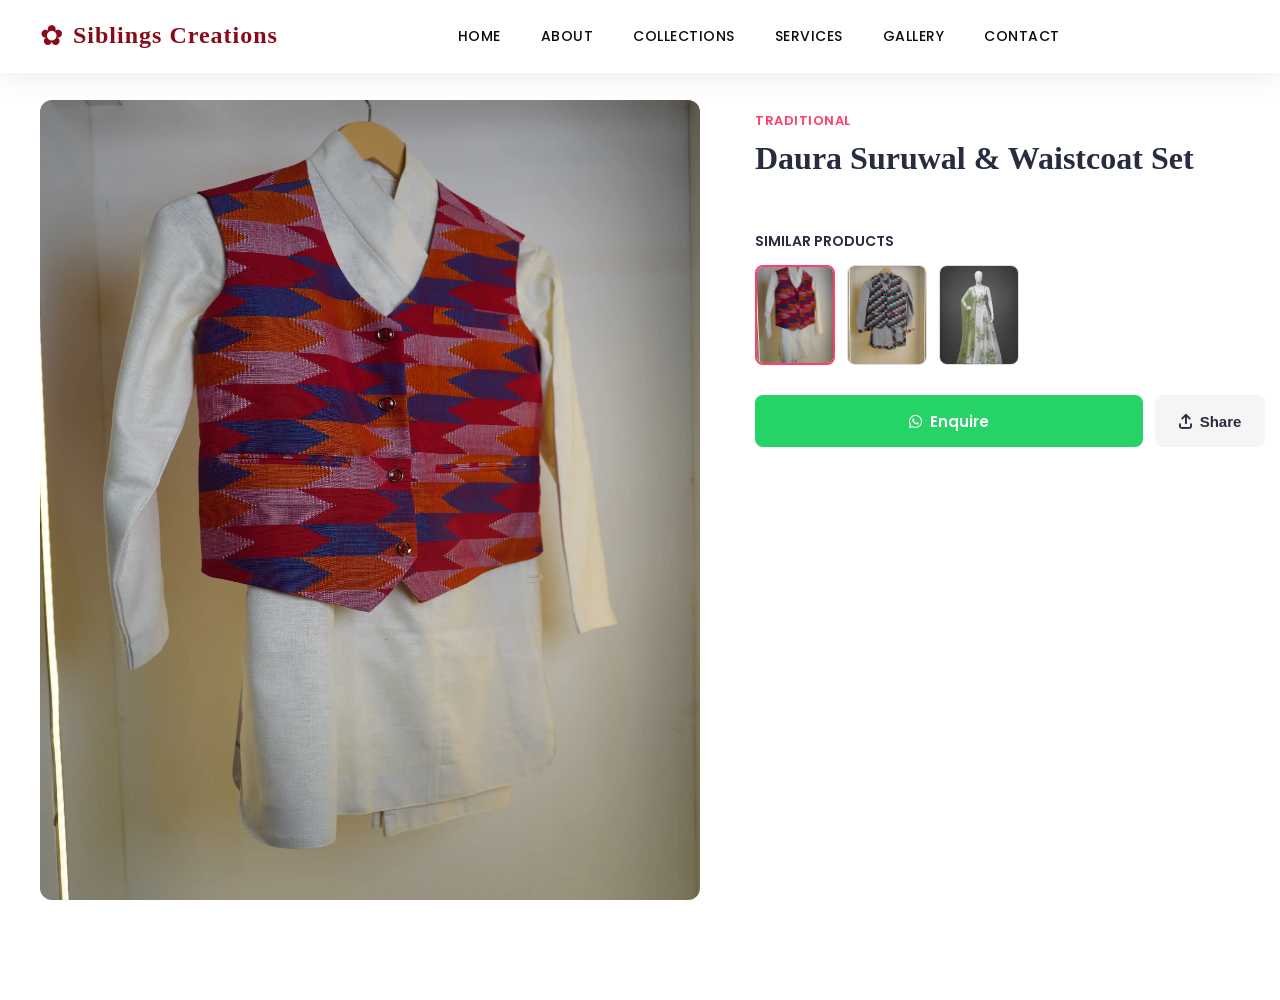
<file: details/index.html>
<!doctype html>
<html lang="en">
  <head>
    <meta property="og:type" content="website" />
    <meta property="og:site_name" content="Siblings Creations" />
    <meta property="og:title" content="Siblings Creations" />
    <meta property="og:description" content="Boutique Collection" />
    <meta
      property="og:image"
      content="https://siblingscreations.in/assets/images/logo.png"
    />
    <meta charset="UTF-8" />
    <meta name="viewport" content="width=device-width, initial-scale=1.0" />
    <title>Collection Details</title>
    <link rel="stylesheet" href="../assets/style.css" />

    <link rel="preconnect" href="https://fonts.googleapis.com" />
    <link
      href="https://fonts.googleapis.com/css2?family=Poppins:wght@300;400;500;600;700&display=swap"
      rel="stylesheet"
    />
    <link
      rel="stylesheet"
      href="https://cdnjs.cloudflare.com/ajax/libs/font-awesome/6.5.1/css/all.min.css"
    />

    <style>
      * {
        margin: 0;
        padding: 0;
        box-sizing: border-box;
      }

      body {
        font-family: "Poppins", sans-serif;
        background: #fff;
        color: #282c3f;
      }

      .details-page {
        max-width: 1200px;
        margin: auto;
        /* padding: 20px; */
      }

      .product-layout {
        display: grid;
        grid-template-columns: 1fr;
        gap: 40px;
      }

      @media (min-width: 992px) {
        .product-layout {
          grid-template-columns: 55% 45%;
          align-items: start;
        }
      }

      .main-image-container {
        background: #fafafa;
        border-radius: 12px;
        overflow: hidden;
      }

      .main-image {
        width: 100%;
        display: block;
        object-fit: cover;
      }

      @media (min-width: 992px) {
        .main-image {
          max-height: 800px;
          object-fit: fill  ;
        }

        .left-section {
          position: sticky;
          top: 20px;
        }
      }

      .right-section {
        padding-top: 10px;
        padding-left: 15px;
        padding-right: 15px;
      }

      .category {
        color: #ff3f6c;
        text-transform: uppercase;
        font-size: 13px;
        font-weight: 600;
        letter-spacing: 0.5px;
      }

      .title {
        font-size: 32px;
        font-weight: 600;
        margin-top: 6px;
        line-height: 1.3;
      }

      .meta {
        margin-top: 25px;
      }

      .meta-title {
        font-size: 14px;
        font-weight: 600;
        margin-bottom: 12px;
        text-transform: uppercase;
      }

      .sizes {
        display: flex;
        gap: 10px;
        flex-wrap: wrap;
      }

      .size-chip {
        width: 48px;
        height: 48px;
        border-radius: 50%;
        border: 1px solid #ddd;
        display: flex;
        align-items: center;
        justify-content: center;
        cursor: pointer;
        transition: 0.2s;
      }

      .size-chip:hover,
      .size-chip.active {
        border-color: #ff3f6c;
        color: #ff3f6c;
      }

      .color-gallery {
        display: flex;
        gap: 12px;
        flex-wrap: wrap;
      }

      .color-thumb {
        width: 80px;
        height: 100px;
        object-fit: cover;
        border-radius: 8px;
        border: 1px solid #ddd;
        cursor: pointer;
        transition: 0.2s;
      }

      .color-thumb:hover,
      .color-thumb.active {
        border: 2px solid #ff3f6c;
      }

      .info-grid {
        margin-top: 25px;
        border-top: 1px solid #eee;
        padding-top: 20px;
      }

      .info-row {
        display: flex;
        justify-content: space-between;
        padding: 10px 0;
        border-bottom: 1px solid #f3f3f3;
      }

      .info-label {
        color: #777;
      }

      .info-value {
        font-weight: 500;
      }
      .action-buttons {
        display: flex;
        gap: 12px;
        margin-top: 30px;
      }

      .whatsapp-btn {
        flex: 1;
        margin-top: 0;
      }

      .share-btn {
        min-width: 110px;
        border: none;
        border-radius: 8px;
        background: #f5f5f5;
        color: #282c3f;
        font-size: 15px;
        font-weight: 600;
        cursor: pointer;

        display: flex;
        align-items: center;
        justify-content: center;
        gap: 8px;
      }

      .share-btn:hover {
        background: #ececec;
      }

      .whatsapp-btn {
        width: 100%;
        height: 52px;
        border: none;
        border-radius: 8px;
        background: #25d366;
        color: white;
        font-size: 15px;
        font-weight: 600;
        text-decoration: none;
        display: flex;
        align-items: center;
        justify-content: center;
        gap: 8px;
      }

      .whatsapp-btn:hover {
        opacity: 0.95;
      }

      @media (max-width: 991px) {
        .title {
          font-size: 24px;
        }

        .color-thumb {
          width: 70px;
          height: 90px;
        }
        .main-image-container {
        border-radius: 0px;
      }
      }
    </style>
  </head>

  <body>
    <nav class="navbar scrolled">
      <div class="nav-container">
        <a href="/" class="logo">
          <span class="logo-icon">✿</span>
          <span class="logo-text">Siblings Creations</span>
        </a>
        <ul class="nav-links">
          <li><a href="/#home">Home</a></li>
          <li><a href="/#about">About</a></li>
          <li><a href="/#collections">Collections</a></li>
          <li><a href="/#services">Services</a></li>
          <li><a href="/#gallery">Gallery</a></li>
          <li><a href="/#contact">Contact</a></li>
        </ul>
        <div class="nav-icons">
          <!-- <a href="#" class="icon"><i class="fas fa-search"></i></a>
          <a href="#" class="icon"><i class="fas fa-shopping-bag"></i></a> -->
        </div>
        <div class="hamburger">
          <span></span>
          <span></span>
          <span></span>
        </div>
      </div>
    </nav>
    <section>
    <div class="details-page">
      <div class="product-layout">
        <div class="left-section">
          <div class="main-image-container">
            <img id="mainImage" class="main-image" />
          </div>
        </div>

        <div class="right-section">
          <div id="category" class="category"></div>

          <h1 id="title" class="title"></h1>

          <div class="meta">
            <!-- <div class="meta-title">Available Sizes</div> -->

            <div id="sizes" class="sizes"></div>
          </div>

          <div class="meta">
            <div class="meta-title">Similar Products</div>

            <div id="colorGallery" class="color-gallery"></div>
          </div>

          <!-- <div class="info-grid">
            <div class="info-row">
              <span class="info-label">Category</span>
              <span id="categoryText" class="info-value"></span>
            </div>

            <div class="info-row">
              <span class="info-label">Gender</span>
              <span id="genderText" class="info-value"></span>
            </div>
          </div> -->

          <div class="action-buttons">
            <a id="whatsappBtn" class="whatsapp-btn" target="_blank">
              <i class="fa-brands fa-whatsapp"></i>
              Enquire
            </a>

            <button id="shareBtn" class="share-btn">
              <i class="fa-solid fa-arrow-up-from-bracket"></i>
              Share
            </button>
          </div>
        </div>
      </div>
    </div>
      

    <script>
      const itemId = Number(
        new URLSearchParams(window.location.search).get("id"),
      );

      async function loadItem() {
        let item;

        try {
          const response = await fetch(
            "../assets/datas/collection/collection.json",
          );

          const data = await response.json();

          item = data.find((x) => x.id === itemId);
        } catch (error) {
          console.log("Using dummy data:", error);
        }

        // Fallback item
        if (!item) {
          item = {
            id: 5,
            category: "traditional",
            title: "Daura Suruwal & Waistcoat Set",
            size: [20, 26, 28],
            color: [
              "../assets/images/collections/Daura Suruwal & Waistcoat Set Green.webp",
              "../assets/images/collections/net lehenga light green.webp",
            ],
            price: "",
            photo:
              "../assets/images/collections/Daura Suruwal & Waistcoat Set Red.webp",
            gender: "male",
          };
        }

        // Main Details
        document.getElementById("mainImage").src = item.photo;
        document.getElementById("title").textContent = item.title;
        document.getElementById("category").textContent = item.category;
        // document.getElementById("categoryText").textContent = item.category;
        // document.getElementById("genderText").textContent = item.gender;

      // Sizes
      //   document.getElementById("sizes").innerHTML = (item.size || [])
      //     .map(
      //       (size) => `
      //   <div class="size-chip">${size}</div>
      // `,
      //     )
      //     .join("");

        // Available Color Images
        const allImages = [
          item.photo,
          ...(Array.isArray(item.color) ? item.color : []),
        ];

        document.getElementById("colorGallery").innerHTML = allImages
          .map(
            (img, index) => `
        <img
          src="${img}"
          class="color-thumb ${index === 0 ? "active" : ""}"
          data-image="${img}"
          alt=""
        >
      `,
          )
          .join("");

        // Image Switcher
        document.querySelectorAll(".color-thumb").forEach((img) => {
          img.addEventListener("click", () => {
            document
              .querySelectorAll(".color-thumb")
              .forEach((x) => x.classList.remove("active"));

            img.classList.add("active");

            document.getElementById("mainImage").src = img.dataset.image;
          });
        });

        // Size Selection
        document.querySelectorAll(".size-chip").forEach((size) => {
          size.addEventListener("click", () => {
            document
              .querySelectorAll(".size-chip")
              .forEach((x) => x.classList.remove("active"));

            size.classList.add("active");
          });
        });

        window.currentItem = item;

        document.getElementById("whatsappBtn").href =
          `https://wa.me/9749693181?text=${encodeURIComponent(
            `Hi Siblings Creations, I am interested in ${item.title}`,
          )}`;
      }

      loadItem();

      const shareBtn = document.getElementById("shareBtn");

      shareBtn.addEventListener("click", async () => {
        const item = window.currentItem;

        if (!item) return;

        const shareText = `
${item.title}

Category: ${item.category}
${item.price ? `Price: ₹${item.price}` : ""}

✨ Explore this collection at Siblings Creations
`;

        try {
          if (navigator.share) {
            await navigator.share({
              title: item.title,
              text: shareText,
              url: window.location.href,
            });
          } else {
            await navigator.clipboard.writeText(
              `${shareText}\n${window.location.href}`,
            );

            alert("Link copied successfully");
          }
        } catch (err) {
          console.log(err);
        }
      });
    </script>
  </body>
</html>
</file>
<file: assets/style.css>
/* Gallery Zoom Styles */
.gallery-item {
  position: relative;
  overflow: hidden;
}
.gallery-img {
  width: 100%;
  height: 100%;
  object-fit: cover;
  transition: transform 0.4s cubic-bezier(0.4, 0, 0.2, 1);
}
.gallery-item:hover .gallery-img {
  transform: scale(1.12);
  filter: brightness(0.92) contrast(1.1);
}
.gallery-overlay.zoom-btn {
  position: absolute;
  top: 50%;
  left: 50%;
  transform: translate(-50%, -50%);
  background: rgba(0, 0, 0, 0.5);
  color: #fff;
  border-radius: 50%;
  width: 98px;
  height: 98px;
  display: flex;
  align-items: center;
  justify-content: center;
  opacity: 0;
  transition: opacity 0.3s;
  cursor: pointer;
  z-index: 2;
}
.gallery-item:hover .gallery-overlay.zoom-btn {
  opacity: 1;
}

/* Zoom Modal */
.zoom-modal {
  display: none;
  position: fixed;
  z-index: 9999;
  left: 0;
  top: 0;
  width: 100vw;
  height: 100vh;
  background: rgba(0, 0, 0, 0.8);
  align-items: center;
  justify-content: center;
  flex-direction: column;
}
.zoom-modal-img {
  max-width: 90vw;
  max-height: 80vh;
  border-radius: 12px;
  box-shadow: 0 8px 32px rgba(0, 0, 0, 0.4);
  animation: zoomIn 0.3s;
}
@keyframes zoomIn {
  from {
    transform: scale(0.8);
    opacity: 0;
  }
  to {
    transform: scale(1);
    opacity: 1;
  }
}
.zoom-close {
  position: absolute;
  top: 32px;
  right: 48px;
  font-size: 2.5rem;
  color: #fff;
  cursor: pointer;
  z-index: 10001;
  transition: color 0.2s;
}
.zoom-close:hover {
  color: #ffb6c1;
}
/* ========================================
   Siblings Creation & Boutique
   Premium Glassmorphism Nepali Fashion Website
   ======================================== */

/* CSS Variables */
:root {
  --primary-color: #8b0a1a;
  --primary-dark: #5a0610;
  --primary-light: #b01428;
  --secondary-color: #d4a574;
  --secondary-light: #e8c9a8;
  --accent-gold: #d4af37;
  --accent-gold-light: #f4e4b5;
  --accent-rose-gold: #b76e79;
  --text-dark: #0d0d0d;
  --text-medium: #3a3a3a;
  --text-light: #6a6a6a;
  --white: #ffffff;
  --off-white: #fdfbf9;
  --cream: #f8f4ef;
  --border-color: #e8e3db;

  /* Premium Glass Effects */
  --glass-bg: rgba(255, 255, 255, 0.15);
  --glass-bg-light: rgba(255, 255, 255, 0.25);
  --glass-bg-dark: rgba(0, 0, 0, 0.1);
  --glass-border: rgba(255, 255, 255, 0.3);
  --glass-border-dark: rgba(255, 255, 255, 0.1);
  --glass-shadow: 0 8px 32px rgba(0, 0, 0, 0.1);
  --glass-blur: blur(20px);
  --glass-blur-heavy: blur(40px);

  /* Premium Shadows */
  --shadow-soft: 0 4px 30px rgba(0, 0, 0, 0.06);
  --shadow-medium: 0 8px 40px rgba(0, 0, 0, 0.1);
  --shadow-strong: 0 20px 60px rgba(0, 0, 0, 0.15);
  --shadow-glow: 0 0 40px rgba(212, 175, 55, 0.3);
  --shadow-glow-red: 0 0 60px rgba(139, 10, 26, 0.2);

  --transition-fast: 0.3s cubic-bezier(0.4, 0, 0.2, 1);
  --transition-medium: 0.5s cubic-bezier(0.4, 0, 0.2, 1);
  --transition-slow: 0.8s cubic-bezier(0.4, 0, 0.2, 1);
  --font-heading: "Playfair Display", serif;
  --font-body: "Poppins", sans-serif;
}

/* Reset & Base Styles */
* {
  margin: 0;
  padding: 0;
  box-sizing: border-box;
}

html {
  scroll-behavior: smooth;
  width: 100%;
  overflow-x: hidden;
}

body {
  font-family: var(--font-body);
  font-size: 16px;
  line-height: 1.7;
  color: var(--text-dark);
  background-color: var(--white);
  overflow-x: hidden;
  width: 100%;
}

h1,
h2,
h3,
h4,
h5,
h6 {
  font-family: var(--font-heading);
  font-weight: 600;
  line-height: 1.3;
}

a {
  text-decoration: none;
  color: inherit;
  transition: var(--transition-fast);
}

ul {
  list-style: none;
}

img {
  max-width: 100%;
  height: auto;
}

.container {
  max-width: 1200px;
  margin: 0 auto;
  padding: 0 20px;
}

/* ========================================
   Navigation
   ======================================== */
.navbar {
  position: fixed;
  top: 0;
  left: 0;
  width: 100%;
  z-index: 1000;
  padding: 20px 0;
  transition: var(--transition-medium);
}

.navbar.scrolled {
  background: rgba(255, 255, 255, 0.65);
  backdrop-filter: var(--glass-blur);
  -webkit-backdrop-filter: var(--glass-blur);
  padding: 12px 0;
  box-shadow: 0 4px 30px rgba(0, 0, 0, 0.08);
  border-bottom: 1px solid rgba(255, 255, 255, 0.5);
}

.nav-container {
  max-width: 1400px;
  margin: 0 auto;
  padding: 0 40px;
  display: flex;
  align-items: center;
  justify-content: space-between;
}

.logo {
  display: flex;
  align-items: center;
  gap: 10px;
  color: var(--white);
  transition: var(--transition-fast);
}

.navbar.scrolled .logo {
  color: var(--primary-color);
}

.logo-icon {
  font-size: 28px;
}

.logo-text {
  font-family: var(--font-heading);
  font-size: 24px;
  font-weight: 600;
  letter-spacing: 1px;
}

.nav-links {
  display: flex;
  gap: 40px;
}

.nav-links a {
  color: var(--white);
  font-size: 14px;
  font-weight: 500;
  letter-spacing: 0.5px;
  text-transform: uppercase;
  position: relative;
}

.navbar.scrolled .nav-links a {
  color: var(--text-dark);
}

.nav-links a::after {
  content: "";
  position: absolute;
  bottom: -5px;
  left: 0;
  width: 0;
  height: 2px;
  background: var(--accent-gold);
  transition: var(--transition-fast);
}

.nav-links a:hover::after {
  width: 100%;
}

.nav-icons {
  display: flex;
  gap: 20px;
}

.nav-icons .icon {
  color: var(--white);
  font-size: 18px;
}

.navbar.scrolled .nav-icons .icon {
  color: var(--text-dark);
}

.nav-icons .icon:hover {
  color: var(--accent-gold);
}

.hamburger {
  display: none;
  flex-direction: column;
  gap: 5px;
  cursor: pointer;
}

.hamburger span {
  display: block;
  width: 25px;
  height: 2px;
  background: var(--white);
  transition: var(--transition-fast);
}

.navbar.scrolled .hamburger span {
  background: var(--text-dark);
}

/* ========================================
   Hero Section
   ======================================== */
.hero {
  position: relative;
  height: 100vh;
  min-height: 700px;
  display: flex;
  align-items: center;
  justify-content: center;
  background:
    linear-gradient(
      135deg,
      rgba(26, 0, 5, 0.65) 0%,
      rgba(61, 10, 20, 0.6) 20%,
      rgba(19, 1, 3, 0.65) 45%,
      rgba(90, 16, 32, 0.5) 65%,
      rgba(42, 3, 8, 0.9) 100%
    ),
    url("./images/others/banner_image_2.png") center/cover no-repeat;
  overflow: hidden;
}

.hero::before {
  content: "";
  position: absolute;
  top: 0;
  left: 0;
  width: 100%;
  height: 100%;
  background-image:
    radial-gradient(
      circle at 15% 85%,
      rgba(212, 175, 55, 0.15) 0%,
      transparent 40%
    ),
    radial-gradient(
      circle at 85% 15%,
      rgba(183, 110, 121, 0.15) 0%,
      transparent 40%
    ),
    radial-gradient(
      circle at 50% 50%,
      rgba(212, 165, 116, 0.08) 0%,
      transparent 60%
    ),
    url("data:image/svg+xml,%3Csvg width='60' height='60' viewBox='0 0 60 60' xmlns='http://www.w3.org/2000/svg'%3E%3Cg fill='none' fill-rule='evenodd'%3E%3Cg fill='%23C9A961' fill-opacity='0.04'%3E%3Cpath d='M36 34v-4h-2v4h-4v2h4v4h2v-4h4v-2h-4zm0-30V0h-2v4h-4v2h4v4h2V6h4V4h-4zM6 34v-4H4v4H0v2h4v4h2v-4h4v-2H6zM6 4V0H4v4H0v2h4v4h2V6h4V4H6z'/%3E%3C/g%3E%3C/g%3E%3C/svg%3E");
}

/* Floating glass orbs */
.hero::after {
  content: "";
  position: absolute;
  width: 400px;
  height: 400px;
  border-radius: 50%;
  background: radial-gradient(
    circle,
    rgba(212, 175, 55, 0.08),
    transparent 70%
  );
  top: -100px;
  right: -100px;
  animation: floatOrb 8s ease-in-out infinite;
}

@keyframes floatOrb {
  0%,
  100% {
    transform: translate(0, 0) scale(1);
  }
  50% {
    transform: translate(-30px, 30px) scale(1.1);
  }
}

.hero-overlay {
  position: absolute;
  top: 0;
  left: 0;
  width: 100%;
  height: 100%;
  background: radial-gradient(
    ellipse at center,
    transparent 0%,
    rgba(0, 0, 0, 0.4) 100%
  );
}

/* Floating glass panels in hero */
.hero-glass-panel {
  position: absolute;
  border-radius: 30px;
  background: rgba(255, 255, 255, 0.04);
  backdrop-filter: blur(2px);
  border: 1px solid rgba(255, 255, 255, 0.06);
}

.hero-glass-panel.left {
  width: 300px;
  height: 400px;
  top: 10%;
  left: -100px;
  transform: rotate(-15deg);
  animation: floatPanel 10s ease-in-out infinite;
}

.hero-glass-panel.right {
  width: 250px;
  height: 350px;
  bottom: 5%;
  right: -80px;
  transform: rotate(10deg);
  animation: floatPanel 12s ease-in-out infinite reverse;
}

@keyframes floatPanel {
  0%,
  100% {
    transform: rotate(-15deg) translateY(0);
  }
  50% {
    transform: rotate(-12deg) translateY(-20px);
  }
}

.hero-content {
  position: relative;
  text-align: center;
  color: var(--white);
  padding: 0 20px;
  animation: fadeInUp 1.2s ease-out;
}

@keyframes fadeInUp {
  from {
    opacity: 0;
    transform: translateY(40px);
  }
  to {
    opacity: 1;
    transform: translateY(0);
  }
}

.hero-subtitle {
  font-size: 14px;
  letter-spacing: 6px;
  text-transform: uppercase;
  color: var(--accent-gold);
  margin-bottom: 20px;
  font-weight: 400;
}

.hero-title {
  font-size: clamp(40px, 8vw, 80px);
  font-weight: 700;
  margin-bottom: 25px;
  background: linear-gradient(
    135deg,
    var(--white) 0%,
    #f5e6c8 40%,
    var(--accent-gold) 70%,
    #f5e6c8 100%
  );
  -webkit-background-clip: text;
  -webkit-text-fill-color: transparent;
  background-clip: text;
  text-shadow: none;
  letter-spacing: 2px;
}

.hero-tagline {
  font-size: 18px;
  font-weight: 300;
  max-width: 550px;
  margin: 0 auto 45px;
  color: rgba(255, 255, 255, 0.75);
  letter-spacing: 0.5px;
}

.hero-buttons {
  display: flex;
  gap: 20px;
  justify-content: center;
  flex-wrap: wrap;
}

.btn {
  display: inline-flex;
  align-items: center;
  gap: 10px;
  padding: 16px 40px;
  font-size: 13px;
  font-weight: 500;
  letter-spacing: 2px;
  text-transform: uppercase;
  border-radius: 60px;
  cursor: pointer;
  transition: var(--transition-fast);
  border: none;
  position: relative;
  overflow: hidden;
}

.btn::before {
  content: "";
  position: absolute;
  top: 0;
  left: -100%;
  width: 100%;
  height: 100%;
  background: linear-gradient(
    90deg,
    transparent,
    rgba(255, 255, 255, 0.2),
    transparent
  );
  transition: 0.6s;
}

.btn:hover::before {
  left: 100%;
}

.btn-primary {
  background: linear-gradient(135deg, var(--accent-gold), #e8c468);
  color: var(--text-dark);
  box-shadow: 0 4px 25px rgba(212, 175, 55, 0.4);
}

.btn-primary:hover {
  transform: translateY(-3px);
  box-shadow: 0 12px 40px rgba(212, 175, 55, 0.5);
}

.btn-secondary {
  background: rgba(255, 255, 255, 0.1);
  backdrop-filter: blur(10px);
  -webkit-backdrop-filter: blur(10px);
  color: var(--white);
  border: 1px solid rgba(255, 255, 255, 0.3);
}

.btn-secondary:hover {
  background: rgba(255, 255, 255, 0.2);
  border-color: rgba(255, 255, 255, 0.5);
  transform: translateY(-3px);
  box-shadow: 0 8px 30px rgba(255, 255, 255, 0.1);
}

.scroll-indicator {
  position: absolute;
  bottom: 40px;
  left: 50%;
  transform: translateX(-50%);
  display: flex;
  flex-direction: column;
  align-items: center;
  gap: 10px;
  color: var(--white);
  animation: bounce 2s infinite;
}

.scroll-indicator span {
  font-size: 12px;
  letter-spacing: 2px;
  text-transform: uppercase;
}

@keyframes bounce {
  0%,
  20%,
  50%,
  80%,
  100% {
    transform: translateX(-50%) translateY(0);
  }
  40% {
    transform: translateX(-50%) translateY(-10px);
  }
  60% {
    transform: translateX(-50%) translateY(-5px);
  }
}

/* ========================================
   Section Styles
   ======================================== */
section {
  padding: 100px 0;
}

.section-header {
  text-align: center;
  margin-bottom: 60px;
}

.section-subtitle {
  display: inline-block;
  font-size: 13px;
  font-weight: 600;
  letter-spacing: 4px;
  text-transform: uppercase;
  color: var(--primary-color);
  margin-bottom: 15px;
  position: relative;
  padding: 6px 20px;
  background: rgba(139, 10, 26, 0.06);
  border-radius: 30px;
}

.section-header.light .section-subtitle {
  color: var(--accent-gold);
  background: rgba(212, 175, 55, 0.1);
}

.section-title {
  font-size: clamp(32px, 5vw, 48px);
  color: var(--text-dark);
  margin-bottom: 20px;
  letter-spacing: -0.5px;
}

.section-header.light .section-title {
  color: var(--white);
}

/* ========================================
   About Section
   ======================================== */
.about {
  background: linear-gradient(180deg, var(--off-white) 0%, var(--cream) 100%);
  position: relative;
}

.about::before {
  content: "";
  position: absolute;
  width: 300px;
  height: 300px;
  border-radius: 50%;
  background: radial-gradient(circle, rgba(139, 10, 26, 0.05), transparent 70%);
  bottom: -50px;
  left: -50px;
}

.about-grid {
  display: grid;
  grid-template-columns: 1fr 1fr;
  gap: 80px;
  align-items: center;
}

.about-image {
  position: relative;
}

.image-frame {
  position: relative;
  width: 100%;
  height: 520px;
  background:
    /* linear-gradient(
      135deg,
      rgba(139, 10, 26, 0.3) 0%,
      rgba(90, 6, 16, 0.3) 100%
    ), */ url("./images/others/fabric_1.png")
    center/cover no-repeat;
  border-radius: 20px;
  overflow: hidden;
  /* box-shadow: var(--shadow-strong), var(--shadow-glow-red); */
}

/* .pattern-overlay {
  position: absolute;
  top: 0;
  left: 0;
  width: 100%;
  height: 100%;
  background-image: url("data:image/svg+xml,%3Csvg width='80' height='80' viewBox='0 0 80 80' xmlns='http://www.w3.org/2000/svg'%3E%3Cg fill='none' fill-rule='evenodd'%3E%3Cg fill='%23C9A961' fill-opacity='0.15'%3E%3Cpath d='M40 0L80 40L40 80L0 40L40 0zm0 10L10 40l30 30 30-30-30-30z'/%3E%3C/g%3E%3C/g%3E%3C/svg%3E");
} */

/* Glass badge on about image */
.experience-badge {
  position: absolute;
  bottom: -20px;
  right: -20px;
  width: 160px;
  height: 160px;
  background: rgba(255, 255, 255, 0.2);
  backdrop-filter: var(--glass-blur);
  -webkit-backdrop-filter: var(--glass-blur);
  border: 1px solid rgba(255, 255, 255, 0.4);
  border-radius: 50%;
  display: flex;
  flex-direction: column;
  align-items: center;
  justify-content: center;
  gap: 6px;
  padding: 12px;
  text-align: center;
  box-shadow: var(--shadow-strong), var(--shadow-glow);
}

.experience-badge .years {
  font-family: var(--font-heading);
  font-size: 44px;
  font-weight: 700;
  line-height: 1;
  background: linear-gradient(135deg, var(--accent-gold), #e8c468);
  -webkit-background-clip: text;
  -webkit-text-fill-color: transparent;
  background-clip: text;
}

.experience-badge .text {
  font-size: 11px;
  font-weight: 500;
  text-transform: uppercase;
  letter-spacing: 1px;
  color: var(--text-dark);
  line-height: 1.3;
  max-width: 110px;
}

.about-content .section-subtitle {
  display: block;
  text-align: left;
}

.about-content .section-title {
  text-align: left;
  margin-bottom: 25px;
}

.about-text {
  color: var(--text-medium);
  margin-bottom: 20px;
}

.about-features {
  display: flex;
  gap: 25px;
  margin-top: 35px;
}

.feature {
  display: flex;
  align-items: center;
  gap: 10px;
  font-weight: 500;
  font-size: 14px;
  color: var(--text-dark);
  background: rgba(139, 10, 26, 0.05);
  padding: 10px 18px;
  border-radius: 50px;
  border: 1px solid rgba(139, 10, 26, 0.1);
  transition: var(--transition-fast);
}

.feature:hover {
  background: rgba(139, 10, 26, 0.1);
  transform: translateY(-2px);
}

.feature i {
  width: 36px;
  height: 36px;
  background: linear-gradient(
    135deg,
    var(--primary-color),
    var(--primary-light)
  );
  color: var(--white);
  border-radius: 50%;
  display: flex;
  align-items: center;
  justify-content: center;
  font-size: 13px;
  box-shadow: 0 4px 15px rgba(139, 10, 26, 0.3);
}

/* ========================================
   Collections Section
   ======================================== */
.collections {
  background: var(--white);
  position: relative;
}

.collections::before {
  content: "";
  position: absolute;
  width: 500px;
  height: 500px;
  border-radius: 50%;
  background: radial-gradient(
    circle,
    rgba(212, 175, 55, 0.04),
    transparent 70%
  );
  top: -100px;
  right: -200px;
}

.collections-grid {
  display: grid;
  grid-template-columns: repeat(4, 1fr);
  gap: 25px;
}

.collection-card {
  position: relative;
  border-radius: 20px;
  overflow: hidden;
  background: rgba(255, 255, 255, 0.7);
  backdrop-filter: blur(10px);
  -webkit-backdrop-filter: blur(10px);
  border: 1px solid rgba(255, 255, 255, 0.8);
  box-shadow: var(--shadow-soft);
  transition: var(--transition-medium);
  opacity: 0;
  transform: translateY(30px);
}

.collection-card.animate {
  opacity: 1;
  transform: translateY(0);
}

.collection-card:hover {
  transform: translateY(-12px);
  box-shadow: var(--shadow-strong);
  border-color: rgba(212, 175, 55, 0.3);
}

.card-image {
  height: 300px;
  background-size: cover;
  background-position: center;
  transition: var(--transition-medium);
  position: relative;
  background: linear-gradient(
    135deg,
    rgba(139, 10, 26, 0.2),
    rgba(212, 165, 116, 0.2)
  );
}

.card-image img {
  width: 100%;
  height: 100%;
  object-fit: cover;
  display: block;
}

.card-image::after {
  content: "";
  position: absolute;
  bottom: 0;
  left: 0;
  width: 100%;
  height: 50%;
  background: linear-gradient(to top, rgba(0, 0, 0, 0.9), transparent);
}

.collection-card:hover .card-image {
  transform: scale(1.05);
}

.card-content {
  padding: 28px;
}

.card-content h3 {
  font-size: 22px;
  color: var(--text-dark);
  margin-bottom: 10px;
}

.card-content p {
  font-size: 14px;
  color: var(--text-light);
  margin-bottom: 18px;
}

.card-link {
  display: inline-flex;
  align-items: center;
  gap: 8px;
  font-size: 13px;
  font-weight: 600;
  letter-spacing: 1px;
  text-transform: uppercase;
  color: var(--primary-color);
}

.card-link:hover {
  color: var(--accent-gold);
}

.card-link i {
  transition: var(--transition-fast);
  font-size: 11px;
}

.card-link:hover i {
  transform: translateX(5px);
}

/* ========================================
   Services Section
   ======================================== */
.services {
  background: linear-gradient(
    135deg,
    #1a0005 0%,
    #3d0a14 25%,
    #8b0a1a 50%,
    #5a1020 75%,
    #2a0308 100%
  );
  position: relative;
  overflow: hidden;
}

.services::before {
  content: "";
  position: absolute;
  top: 0;
  left: 0;
  width: 100%;
  height: 100%;
  background-image:
    radial-gradient(
      circle at 10% 20%,
      rgba(212, 175, 55, 0.08) 0%,
      transparent 40%
    ),
    radial-gradient(
      circle at 90% 80%,
      rgba(212, 175, 55, 0.08) 0%,
      transparent 40%
    ),
    url("data:image/svg+xml,%3Csvg width='60' height='60' viewBox='0 0 60 60' xmlns='http://www.w3.org/2000/svg'%3E%3Cg fill='none' fill-rule='evenodd'%3E%3Cg fill='%23ffffff' fill-opacity='0.02'%3E%3Cpath d='M36 34v-4h-2v4h-4v2h4v4h2v-4h4v-2h-4zm0-30V0h-2v4h-4v2h4v4h2V6h4V4h-4zM6 34v-4H4v4H0v2h4v4h2v-4h4v-2H6zM6 4V0H4v4H0v2h4v4h2V6h4V4H6z'/%3E%3C/g%3E%3C/g%3E%3C/svg%3E");
}

/* Floating glass orbs in services */
.services::after {
  content: "";
  position: absolute;
  width: 600px;
  height: 600px;
  border-radius: 50%;
  background: radial-gradient(
    circle,
    rgba(212, 175, 55, 0.06),
    transparent 70%
  );
  bottom: -200px;
  left: -200px;
  animation: floatOrb 12s ease-in-out infinite reverse;
}

.services-grid {
  position: relative;
  display: grid;
  grid-template-columns: repeat(3, 1fr);
  gap: 25px;
}

.service-card {
  background: rgba(255, 255, 255, 0.08);
  backdrop-filter: var(--glass-blur);
  -webkit-backdrop-filter: var(--glass-blur);
  border: 1px solid rgba(255, 255, 255, 0.12);
  border-radius: 24px;
  padding: 45px 30px;
  text-align: center;
  transition: var(--transition-medium);
  opacity: 0;
  transform: translateY(30px);
  position: relative;
  overflow: hidden;
}

.service-card::before {
  content: "";
  position: absolute;
  top: 0;
  left: 0;
  right: 0;
  height: 1px;
  background: linear-gradient(
    90deg,
    transparent,
    rgba(212, 175, 55, 0.5),
    transparent
  );
}

.service-card.animate {
  opacity: 1;
  transform: translateY(0);
}

.service-card:hover {
  background: rgba(255, 255, 255, 0.14);
  transform: translateY(-8px);
  border-color: rgba(212, 175, 55, 0.3);
  box-shadow:
    0 20px 60px rgba(0, 0, 0, 0.2),
    var(--shadow-glow);
}

.service-icon {
  width: 85px;
  height: 85px;
  margin: 0 auto 25px;
  background: rgba(212, 175, 55, 0.15);
  backdrop-filter: blur(10px);
  border: 1px solid rgba(212, 175, 55, 0.3);
  border-radius: 50%;
  display: flex;
  align-items: center;
  justify-content: center;
  transition: var(--transition-fast);
}

.service-icon i {
  font-size: 30px;
  color: var(--accent-gold);
}

.service-card:hover .service-icon {
  transform: scale(1.1);
  background: rgba(212, 175, 55, 0.25);
  box-shadow: 0 0 30px rgba(212, 175, 55, 0.3);
}

.service-card h3 {
  font-size: 22px;
  color: var(--white);
  margin-bottom: 15px;
}

.service-card p {
  font-size: 14px;
  color: rgba(255, 255, 255, 0.6);
  line-height: 1.8;
}

/* ========================================
   Gallery Section
   ======================================== */
.gallery {
  background: linear-gradient(180deg, var(--cream) 0%, var(--off-white) 100%);
  position: relative;
}

.gallery-grid {
  display: grid;
  grid-template-columns: repeat(4, 1fr);
  grid-auto-rows: 200px;
  gap: 15px;
}

.gallery-item {
  position: relative;
  border-radius: 16px;
  overflow: hidden;
  background: linear-gradient(
    135deg,
    var(--secondary-color) 0%,
    var(--primary-color) 100%
  );
  background-size: cover;
  background-position: center;
  cursor: pointer;
  opacity: 0;
  transform: scale(0.9);
  transition: var(--transition-medium);
  border: 1px solid rgba(255, 255, 255, 0.3);
}

.gallery-item:nth-child(1) {
  background-image:
    linear-gradient(135deg, rgba(212, 165, 116, 0.2), rgba(139, 10, 26, 0.2)),
    url("https://images.unsplash.com/photo-1617627143750-d86bc21e42bb?w=800&q=80");
}
.gallery-item:nth-child(2) {
  background-image:
    linear-gradient(135deg, rgba(212, 165, 116, 0.2), rgba(139, 10, 26, 0.2)),
    url("https://images.unsplash.com/photo-1610030469983-98e550d6193c?w=500&q=80");
}
.gallery-item:nth-child(3) {
  background-image:
    linear-gradient(135deg, rgba(212, 165, 116, 0.2), rgba(139, 10, 26, 0.2)),
    url("https://images.unsplash.com/photo-1583391733981-8b530c480725?w=500&q=80");
}
.gallery-item:nth-child(4) {
  background-image:
    linear-gradient(135deg, rgba(212, 165, 116, 0.2), rgba(139, 10, 26, 0.2)),
    url("https://images.unsplash.com/photo-1594552072238-b8a33785b261?w=500&q=80");
}
.gallery-item:nth-child(5) {
  background-image:
    linear-gradient(135deg, rgba(212, 165, 116, 0.2), rgba(139, 10, 26, 0.2)),
    url("https://images.unsplash.com/photo-1583391733956-6c78276477e2?w=500&q=80");
}
.gallery-item:nth-child(6) {
  background-image:
    linear-gradient(135deg, rgba(212, 165, 116, 0.2), rgba(139, 10, 26, 0.2)),
    url("https://images.unsplash.com/photo-1558171813-4c088753af8f?w=500&q=80");
}

.gallery-item.animate {
  opacity: 1;
  transform: scale(1);
}

.gallery-item.large {
  grid-column: span 2;
  grid-row: span 2;
}

.gallery-item.tall {
  grid-row: span 2;
}

.gallery-overlay {
  position: absolute;
  top: 0;
  left: 0;
  width: 100%;
  height: 100%;
  background: rgba(139, 10, 26, 0.6);
  backdrop-filter: blur(4px);
  -webkit-backdrop-filter: blur(4px);
  display: flex;
  align-items: center;
  justify-content: center;
  opacity: 0;
  transition: var(--transition-fast);
}

.gallery-overlay i {
  font-size: 28px;
  color: var(--white);
  transform: scale(0) rotate(-45deg);
  transition: var(--transition-fast);
  width: 98px;
  height: 98px;
  display: flex;
  align-items: center;
  justify-content: center;
  background: transparent;
  /* border: 1px solid rgba(255, 255, 255, 0.3); */
  border-radius: 50%;
  backdrop-filter: blur(10px);
}

.gallery-item:hover .gallery-overlay {
  opacity: 1;
}

.gallery-item:hover .gallery-overlay i {
  transform: scale(1) rotate(0deg);
}

/* ========================================
   Testimonials Section
   ======================================== */
.testimonials {
  background: var(--off-white);
  position: relative;
  overflow: hidden;
}

.testimonials::before {
  content: "";
  position: absolute;
  width: 400px;
  height: 400px;
  border-radius: 50%;
  background: radial-gradient(
    circle,
    rgba(212, 175, 55, 0.05),
    transparent 70%
  );
  top: -100px;
  left: -100px;
}

.testimonials-grid {
  display: grid;
  grid-template-columns: repeat(3, 1fr);
  gap: 30px;
}

.testimonial-card {
  background: rgba(255, 255, 255, 0.7);
  backdrop-filter: blur(15px);
  -webkit-backdrop-filter: blur(15px);
  border: 1px solid rgba(255, 255, 255, 0.8);
  border-radius: 24px;
  padding: 40px;
  box-shadow: var(--shadow-soft);
  transition: var(--transition-medium);
  opacity: 0;
  transform: translateY(30px);
  position: relative;
  overflow: hidden;
}

.testimonial-card::before {
  content: "\201C";
  position: absolute;
  top: 15px;
  right: 25px;
  font-size: 80px;
  font-family: var(--font-heading);
  color: rgba(212, 175, 55, 0.15);
  line-height: 1;
}

.testimonial-card.animate {
  opacity: 1;
  transform: translateY(0);
}

.testimonial-card:hover {
  transform: translateY(-8px);
  box-shadow: var(--shadow-medium);
  border-color: rgba(212, 175, 55, 0.3);
}

.stars {
  display: flex;
  gap: 3px;
  margin-bottom: 20px;
}

.stars i {
  color: var(--accent-gold);
  font-size: 15px;
  filter: drop-shadow(0 0 3px rgba(212, 175, 55, 0.3));
}

.testimonial-text {
  font-size: 15px;
  color: var(--text-medium);
  font-style: italic;
  margin-bottom: 25px;
  line-height: 1.9;
}

.testimonial-author {
  display: flex;
  align-items: center;
  gap: 15px;
}

.author-avatar {
  width: 50px;
  height: 50px;
  background: linear-gradient(
    135deg,
    var(--accent-gold),
    var(--secondary-color)
  );
  border-radius: 50%;
  box-shadow: 0 4px 15px rgba(212, 175, 55, 0.3);
  background-size: cover;
  background-position: center;
}

.author-info h4 {
  font-size: 16px;
  font-family: var(--font-body);
  font-weight: 600;
  color: var(--text-dark);
}

.author-info span {
  font-size: 13px;
  color: var(--text-light);
}

/* ========================================
   Contact Section
   ======================================== */
.contact {
  background: linear-gradient(180deg, var(--white), var(--off-white));
  position: relative;
}

.contact-grid {
  display: grid;
  grid-template-columns: 1fr 1fr;
  gap: 80px;
}

.contact-info .section-subtitle {
  text-align: left;
}

.contact-info .section-title {
  text-align: left;
  margin-bottom: 20px;
}

.contact-text {
  color: var(--text-medium);
  margin-bottom: 30px;
}

.info-items {
  display: flex;
  flex-direction: column;
  gap: 25px;
}

.info-item {
  display: flex;
  gap: 20px;
  padding: 15px;
  border-radius: 16px;
  transition: var(--transition-fast);
}

.info-item:hover {
  background: rgba(139, 10, 26, 0.03);
}

.info-item i {
  width: 50px;
  height: 50px;
  background: linear-gradient(
    135deg,
    var(--primary-color),
    var(--primary-light)
  );
  color: var(--white);
  border-radius: 14px;
  display: flex;
  align-items: center;
  justify-content: center;
  font-size: 18px;
  flex-shrink: 0;
  box-shadow: 0 8px 25px rgba(139, 10, 26, 0.25);
}

.info-item h4 {
  font-size: 16px;
  font-family: var(--font-body);
  font-weight: 600;
  color: var(--text-dark);
  margin-bottom: 5px;
}

.info-item p {
  font-size: 14px;
  color: var(--text-light);
  margin: 0;
}

.social-links {
  display: flex;
  gap: 12px;
  margin-top: 30px;
}

.social-link {
  width: 48px;
  height: 48px;
  background: rgba(139, 10, 26, 0.05);
  backdrop-filter: blur(10px);
  border: 1px solid rgba(139, 10, 26, 0.1);
  border-radius: 14px;
  display: flex;
  align-items: center;
  justify-content: center;
  color: var(--primary-color);
  font-size: 18px;
  transition: var(--transition-fast);
}

.social-link:hover {
  background: linear-gradient(
    135deg,
    var(--primary-color),
    var(--primary-light)
  );
  color: var(--white);
  border-color: transparent;
  transform: translateY(-4px);
  box-shadow: 0 10px 30px rgba(139, 10, 26, 0.3);
}

/* Glass contact form */
.contact-form-container {
  background: rgba(255, 255, 255, 0.6);
  backdrop-filter: var(--glass-blur);
  -webkit-backdrop-filter: var(--glass-blur);
  border: 1px solid rgba(255, 255, 255, 0.7);
  border-radius: 28px;
  padding: 50px;
  box-shadow: var(--shadow-medium);
  position: relative;
  overflow: hidden;
}

.contact-form-container::before {
  content: "";
  position: absolute;
  top: 0;
  left: 0;
  right: 0;
  height: 3px;
  background: linear-gradient(
    90deg,
    var(--primary-color),
    var(--accent-gold),
    var(--primary-color)
  );
  border-radius: 28px 28px 0 0;
}

.contact-form h3 {
  font-size: 26px;
  margin-bottom: 30px;
  color: var(--text-dark);
}

.form-group {
  margin-bottom: 18px;
}

.form-group input,
.form-group select,
.form-group textarea {
  width: 100%;
  padding: 16px 22px;
  font-family: var(--font-body);
  font-size: 14px;
  border: 2px solid rgba(0, 0, 0, 0.06);
  border-radius: 14px;
  background: rgba(255, 255, 255, 0.8);
  backdrop-filter: blur(5px);
  transition: var(--transition-fast);
  color: var(--text-dark);
}

.form-group input:focus,
.form-group select:focus,
.form-group textarea:focus {
  outline: none;
  border-color: var(--primary-color);
  box-shadow: 0 0 0 4px rgba(139, 10, 26, 0.08);
  background: var(--white);
}

.form-group input::placeholder,
.form-group textarea::placeholder {
  color: var(--text-light);
}

.form-group textarea {
  resize: vertical;
  min-height: 120px;
}

.btn.full-width {
  width: 100%;
  justify-content: center;
  padding: 18px 40px;
  font-size: 14px;
  border-radius: 14px;
}

/* ========================================
   Footer
   ======================================== */
.footer {
  background: linear-gradient(180deg, #0d0d0d 0%, #1a1a1a 50%, #0a0a0a 100%);
  color: var(--white);
  padding: 90px 0 30px;
  position: relative;
  overflow: hidden;
}

.footer::before {
  content: "";
  position: absolute;
  top: 0;
  left: 0;
  right: 0;
  height: 1px;
  background: linear-gradient(
    90deg,
    transparent,
    var(--accent-gold),
    transparent
  );
}

.footer-grid {
  display: grid;
  grid-template-columns: 2fr 1fr 1fr 1.5fr;
  gap: 60px;
  padding-bottom: 60px;
  border-bottom: 1px solid rgba(255, 255, 255, 0.06);
}

.footer-logo {
  display: flex;
  align-items: center;
  gap: 10px;
  color: var(--white);
  margin-bottom: 20px;
}

.footer-logo .logo-icon {
  color: var(--accent-gold);
  font-size: 30px;
}

.footer-brand p {
  color: rgba(255, 255, 255, 0.45);
  font-size: 14px;
  line-height: 1.9;
}

.footer-links h4,
.footer-newsletter h4 {
  color: var(--white);
  font-size: 18px;
  margin-bottom: 25px;
  font-family: var(--font-body);
  font-weight: 600;
  position: relative;
}

.footer-links h4::after,
.footer-newsletter h4::after {
  content: "";
  position: absolute;
  bottom: -8px;
  left: 0;
  width: 30px;
  height: 2px;
  background: var(--accent-gold);
}

.footer-links ul {
  display: flex;
  flex-direction: column;
  gap: 14px;
}

.footer-links a {
  color: rgba(255, 255, 255, 0.45);
  font-size: 14px;
  transition: var(--transition-fast);
  position: relative;
}

.footer-links a:hover {
  color: var(--accent-gold);
  padding-left: 8px;
}

.footer-newsletter p {
  color: rgba(255, 255, 255, 0.45);
  font-size: 14px;
  margin-bottom: 20px;
}

.newsletter-form {
  display: flex;
  gap: 10px;
}

.newsletter-form input {
  flex: 1;
  padding: 14px 22px;
  font-family: var(--font-body);
  font-size: 14px;
  border: 1px solid rgba(255, 255, 255, 0.1);
  border-radius: 14px;
  background: rgba(255, 255, 255, 0.06);
  backdrop-filter: blur(10px);
  color: var(--white);
  transition: var(--transition-fast);
}

.newsletter-form input:focus {
  outline: none;
  border-color: var(--accent-gold);
  background: rgba(255, 255, 255, 0.1);
}

.newsletter-form input::placeholder {
  color: rgba(255, 255, 255, 0.35);
}

.newsletter-form button {
  width: 48px;
  height: 48px;
  background: linear-gradient(135deg, var(--accent-gold), #e8c468);
  border: none;
  border-radius: 14px;
  color: var(--text-dark);
  cursor: pointer;
  transition: var(--transition-fast);
  font-size: 16px;
}

.newsletter-form button:hover {
  transform: scale(1.05);
  box-shadow: 0 8px 25px rgba(212, 175, 55, 0.3);
}

.footer-bottom {
  display: flex;
  justify-content: space-between;
  align-items: center;
  padding-top: 30px;
  color: rgba(255, 255, 255, 0.35);
  font-size: 14px;
}

.footer-bottom i {
  color: var(--primary-color);
  animation: heartbeat 1.5s ease-in-out infinite;
}

@keyframes heartbeat {
  0%,
  100% {
    transform: scale(1);
  }
  50% {
    transform: scale(1.2);
  }
}

/* ========================================
   Responsive Design
   ======================================== */
@media (max-width: 1200px) {
  .collections-grid {
    grid-template-columns: repeat(2, 1fr);
  }

  .services-grid {
    grid-template-columns: repeat(2, 1fr);
  }

  .footer-grid {
    grid-template-columns: repeat(2, 1fr);
    gap: 40px;
  }
}

@media (max-width: 992px) {
  .nav-links {
    position: fixed;
    top: 0;
    right: 0;
    width: 300px;
    height: 100vh;
    background: rgba(255, 255, 255, 0.85);
    backdrop-filter: var(--glass-blur-heavy);
    -webkit-backdrop-filter: var(--glass-blur-heavy);
    flex-direction: column;
    justify-content: center;
    align-items: center;
    gap: 30px;
    transition: var(--transition-medium);
    box-shadow: var(--shadow-strong);
    border-left: 1px solid rgba(255, 255, 255, 0.5);
    transform: translateX(100%);
    max-width: 100vw;
  }

  .nav-links.active {
    transform: translateX(0);
  }

  .nav-links a {
    color: var(--text-dark);
    font-size: 18px;
  }

  .hamburger {
    display: flex;
    z-index: 100;
  }

  .hamburger.active span:nth-child(1) {
    transform: rotate(45deg) translate(5px, 5px);
  }

  .hamburger.active span:nth-child(2) {
    opacity: 0;
  }

  .hamburger.active span:nth-child(3) {
    transform: rotate(-45deg) translate(5px, -5px);
  }

  .about-grid {
    grid-template-columns: 1fr;
    gap: 60px;
  }

  .contact-grid {
    grid-template-columns: 1fr;
    gap: 60px;
  }

  .testimonials-grid {
    grid-template-columns: 1fr;
  }

  .gallery-grid {
    grid-template-columns: repeat(2, 1fr);
  }
}

@media (max-width: 768px) {
  section {
    padding: 70px 0;
  }

  .collections-grid {
    grid-template-columns: 1fr;
  }

  .services-grid {
    grid-template-columns: 1fr;
  }

  .about-features {
    flex-direction: column;
    gap: 20px;
  }

  .footer-grid {
    grid-template-columns: 1fr;
    text-align: center;
  }

  .footer-brand,
  .footer-links,
  .footer-newsletter {
    display: flex;
    flex-direction: column;
    align-items: center;
  }

  .footer-bottom {
    flex-direction: column;
    gap: 10px;
  }

  .hero-buttons {
    flex-direction: column;
    align-items: center;
  }

  .experience-badge {
    right: 50%;
    transform: translateX(50%);
    bottom: -60px;
  }

  .gallery-grid {
    grid-template-columns: 1fr;
  }

  .gallery-item.large,
  .gallery-item.tall {
    grid-column: auto;
    grid-row: auto;
  }
}

@media (max-width: 480px) {
  .nav-container {
    padding: 0 20px;
  }

  .logo-text {
    font-size: 18px;
  }

  .contact-form-container {
    padding: 30px 20px;
  }

  .hero-title {
    font-size: 32px;
  }
}

/* ========================================
   Premium Finishing Touches
   ======================================== */

/* Custom selection color */
::selection {
  background: rgba(139, 10, 26, 0.2);
  color: var(--text-dark);
}

/* Custom scrollbar */
::-webkit-scrollbar {
  width: 8px;
}

::-webkit-scrollbar-track {
  background: var(--off-white);
}

::-webkit-scrollbar-thumb {
  background: linear-gradient(180deg, var(--primary-color), var(--accent-gold));
  border-radius: 10px;
}

::-webkit-scrollbar-thumb:hover {
  background: linear-gradient(180deg, var(--primary-dark), var(--accent-gold));
}

/* Smooth loading transitions */
.collection-card:nth-child(1) {
  transition-delay: 0.1s;
}
.collection-card:nth-child(2) {
  transition-delay: 0.2s;
}
.collection-card:nth-child(3) {
  transition-delay: 0.3s;
}
.collection-card:nth-child(4) {
  transition-delay: 0.4s;
}

.service-card:nth-child(1) {
  transition-delay: 0.1s;
}
.service-card:nth-child(2) {
  transition-delay: 0.15s;
}
.service-card:nth-child(3) {
  transition-delay: 0.2s;
}
.service-card:nth-child(4) {
  transition-delay: 0.25s;
}
.service-card:nth-child(5) {
  transition-delay: 0.3s;
}
.service-card:nth-child(6) {
  transition-delay: 0.35s;
}

.testimonial-card:nth-child(1) {
  transition-delay: 0.1s;
}
.testimonial-card:nth-child(2) {
  transition-delay: 0.2s;
}
.testimonial-card:nth-child(3) {
  transition-delay: 0.3s;
}

.gallery-item:nth-child(1) {
  transition-delay: 0.05s;
}
.gallery-item:nth-child(2) {
  transition-delay: 0.1s;
}
.gallery-item:nth-child(3) {
  transition-delay: 0.15s;
}
.gallery-item:nth-child(4) {
  transition-delay: 0.2s;
}
.gallery-item:nth-child(5) {
  transition-delay: 0.25s;
}
.gallery-item:nth-child(6) {
  transition-delay: 0.3s;
}
</file>
